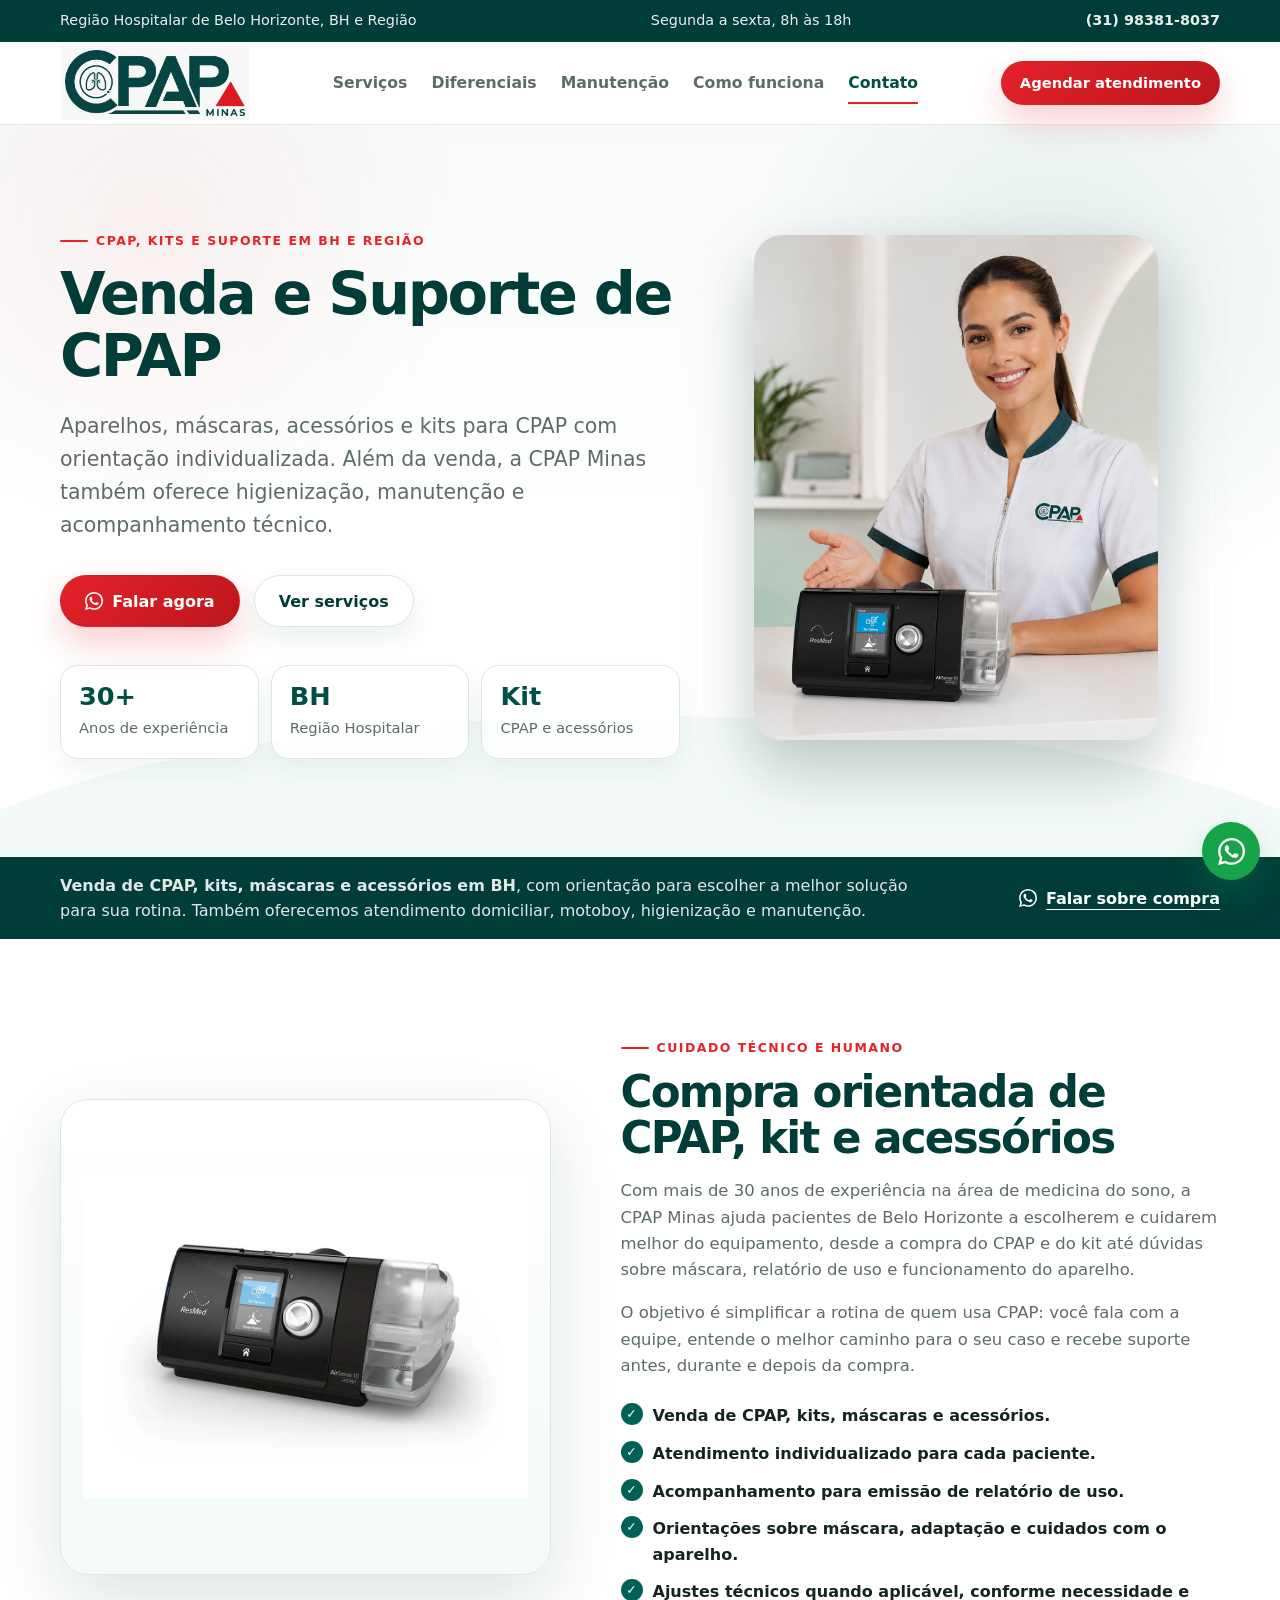
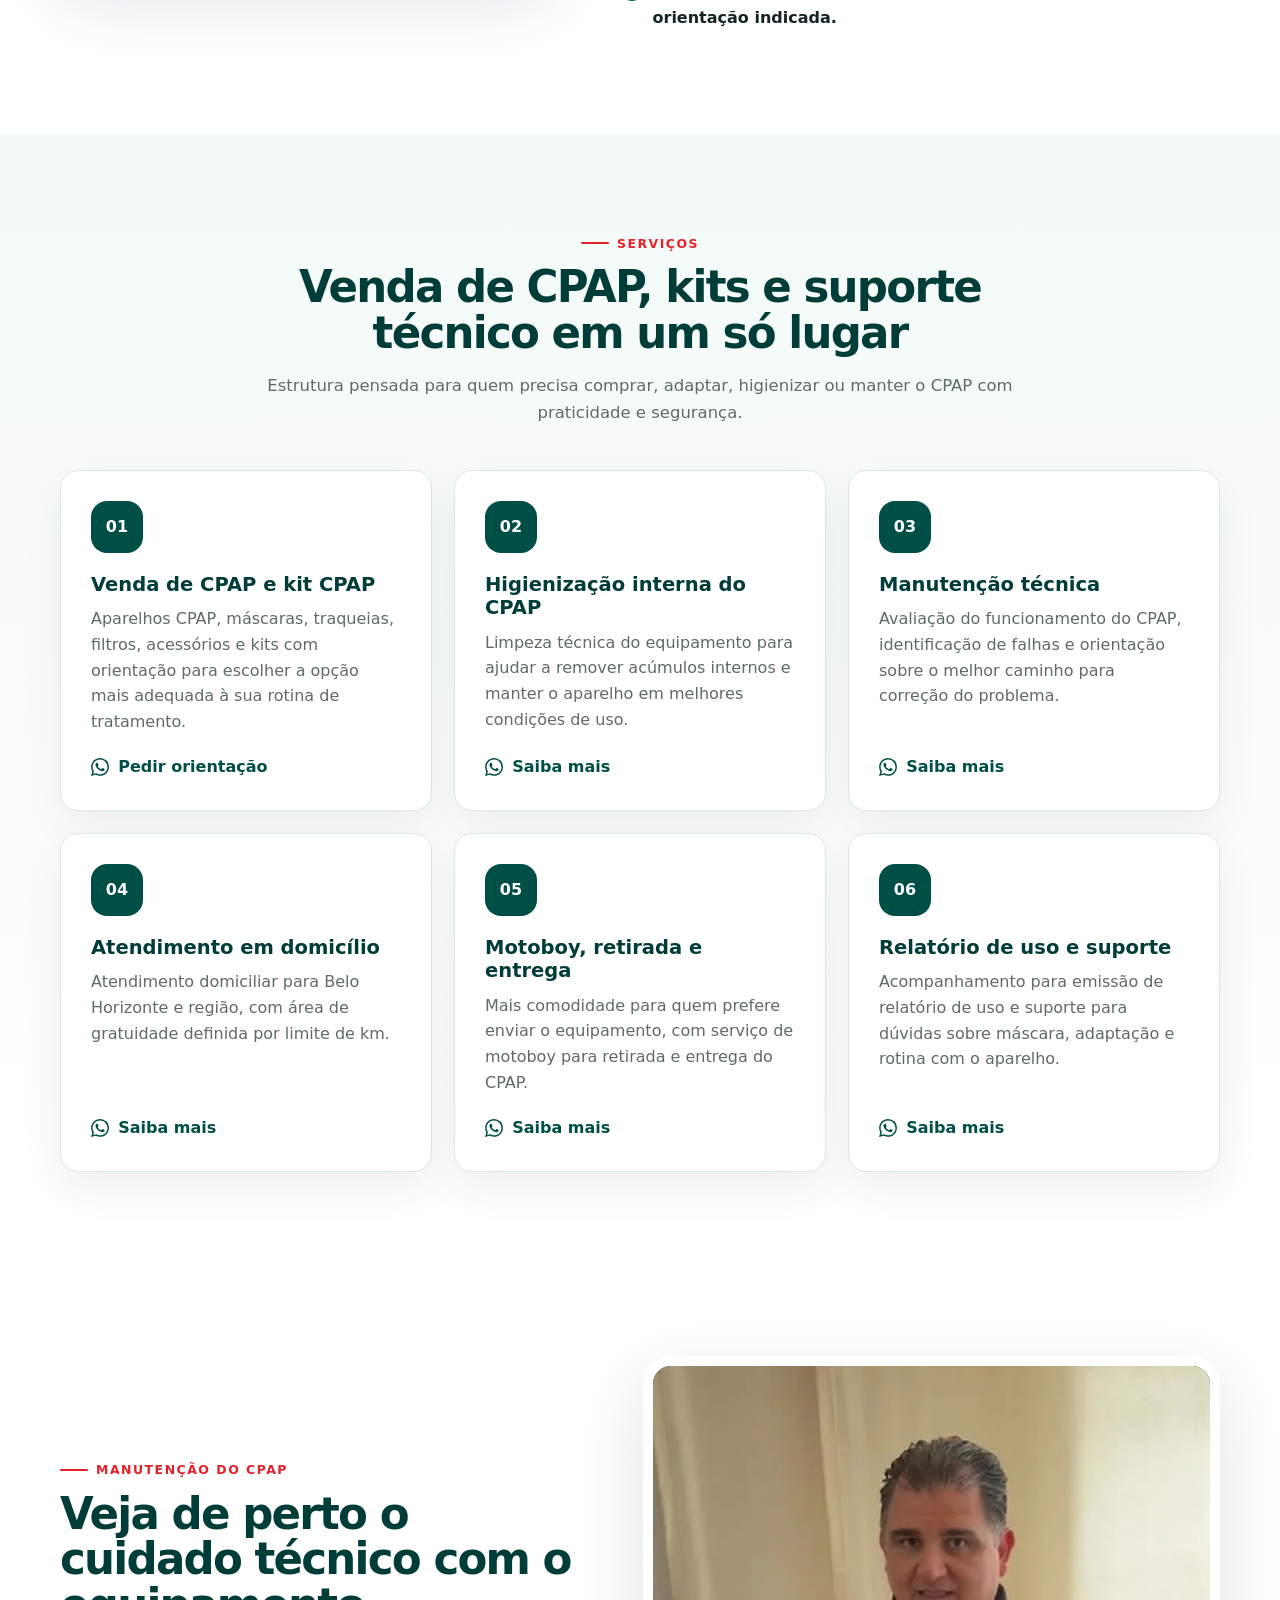
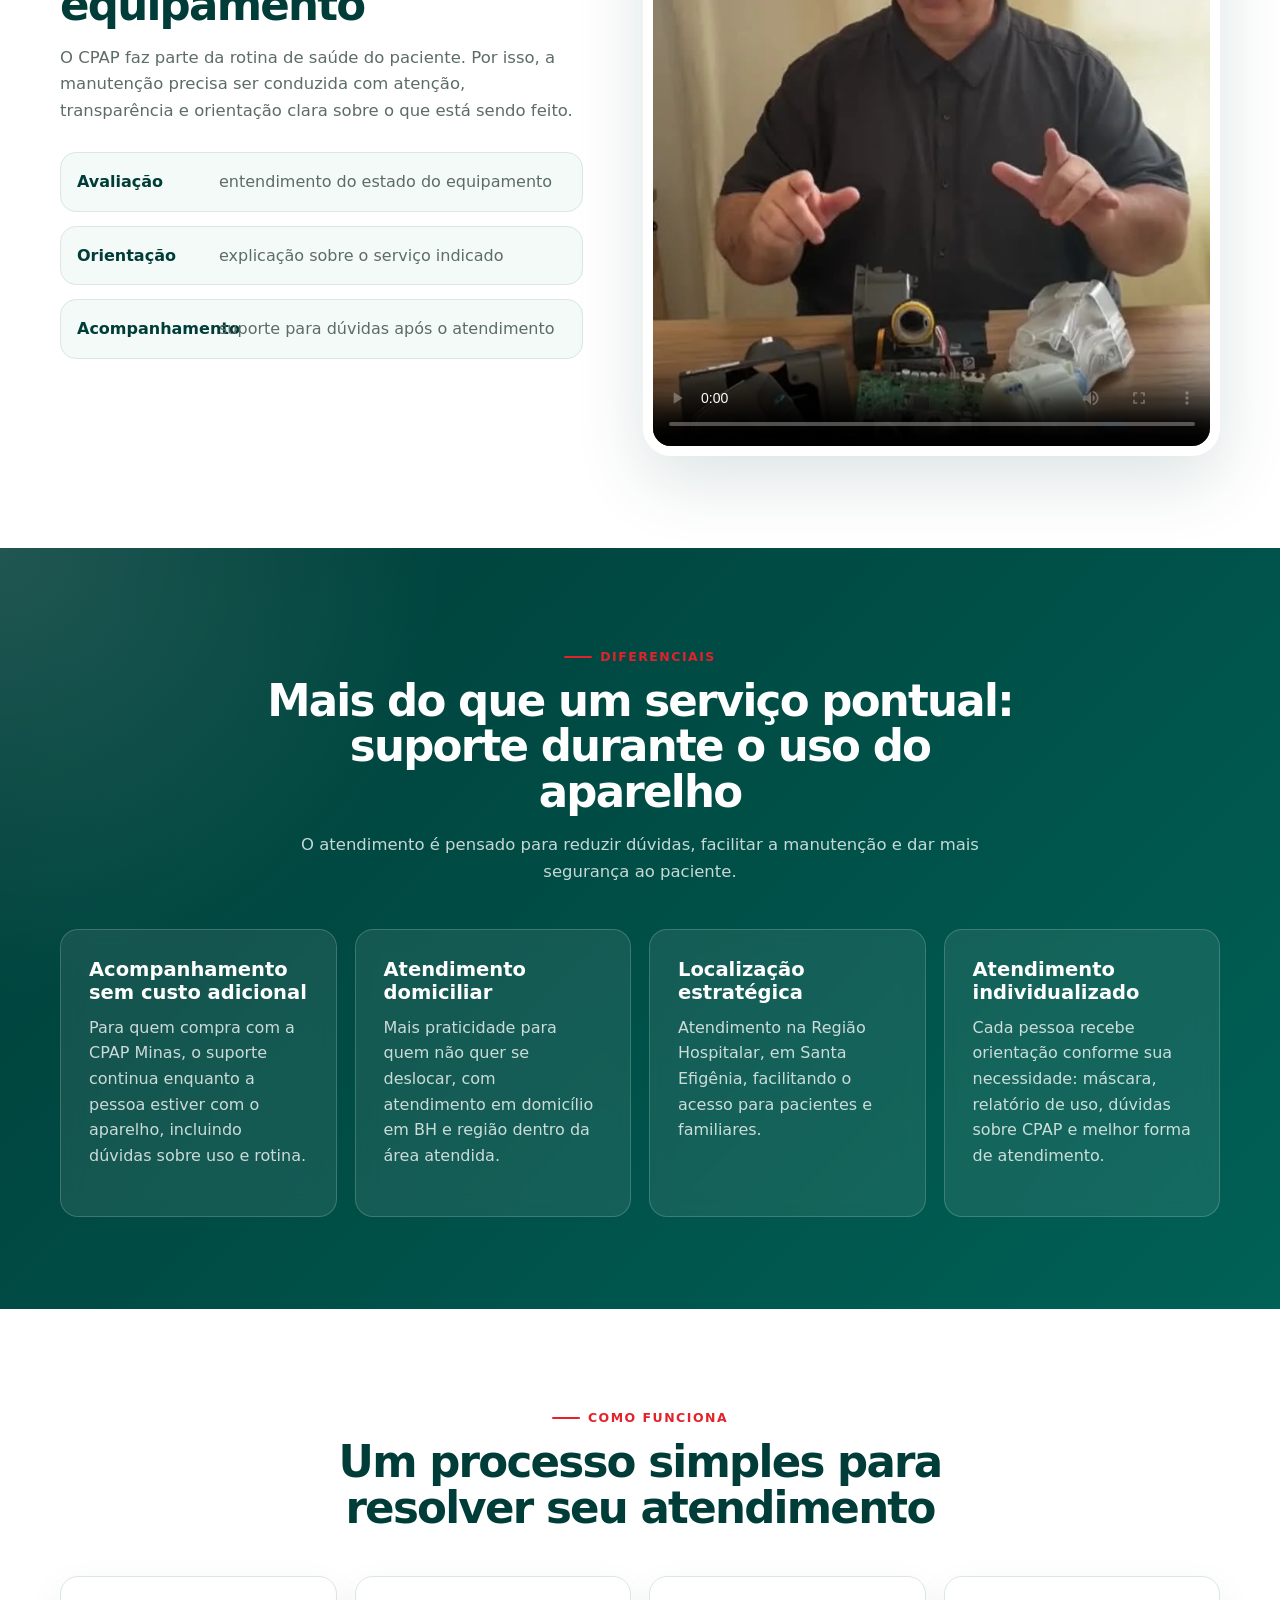
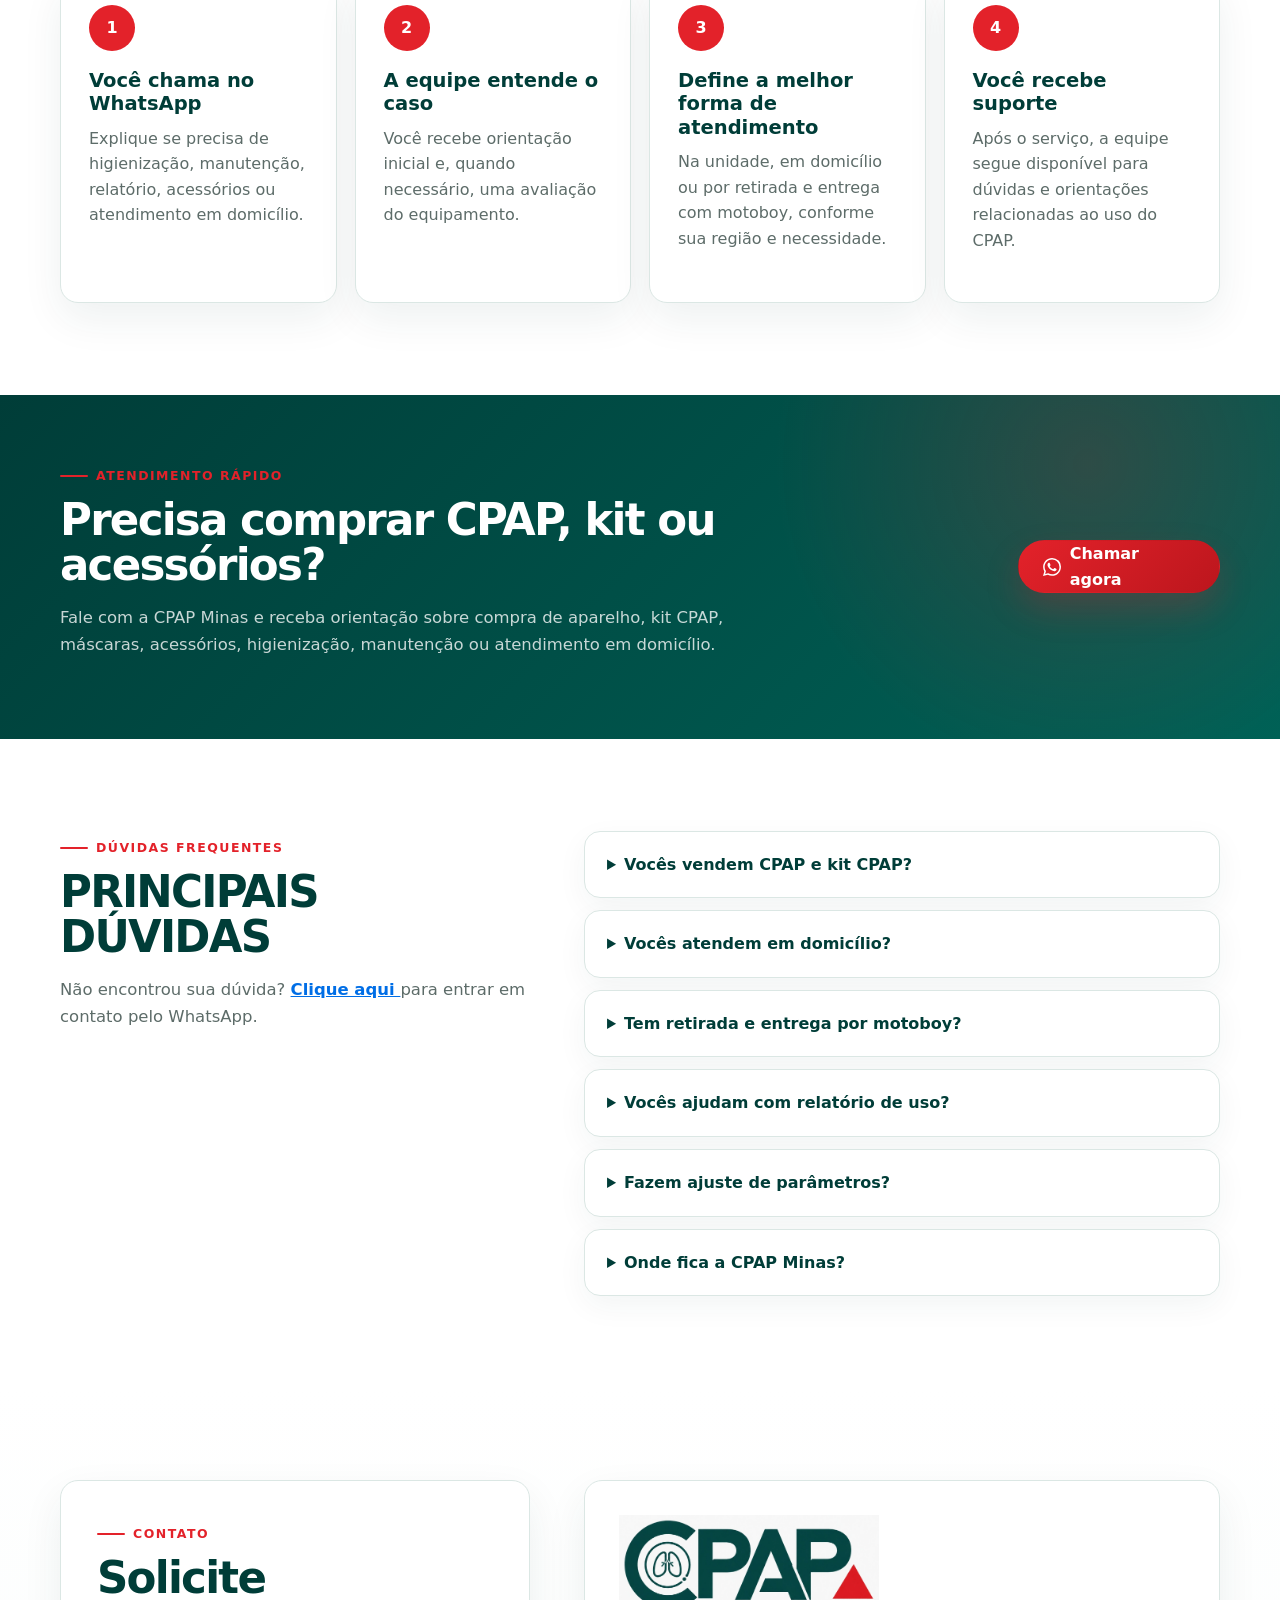
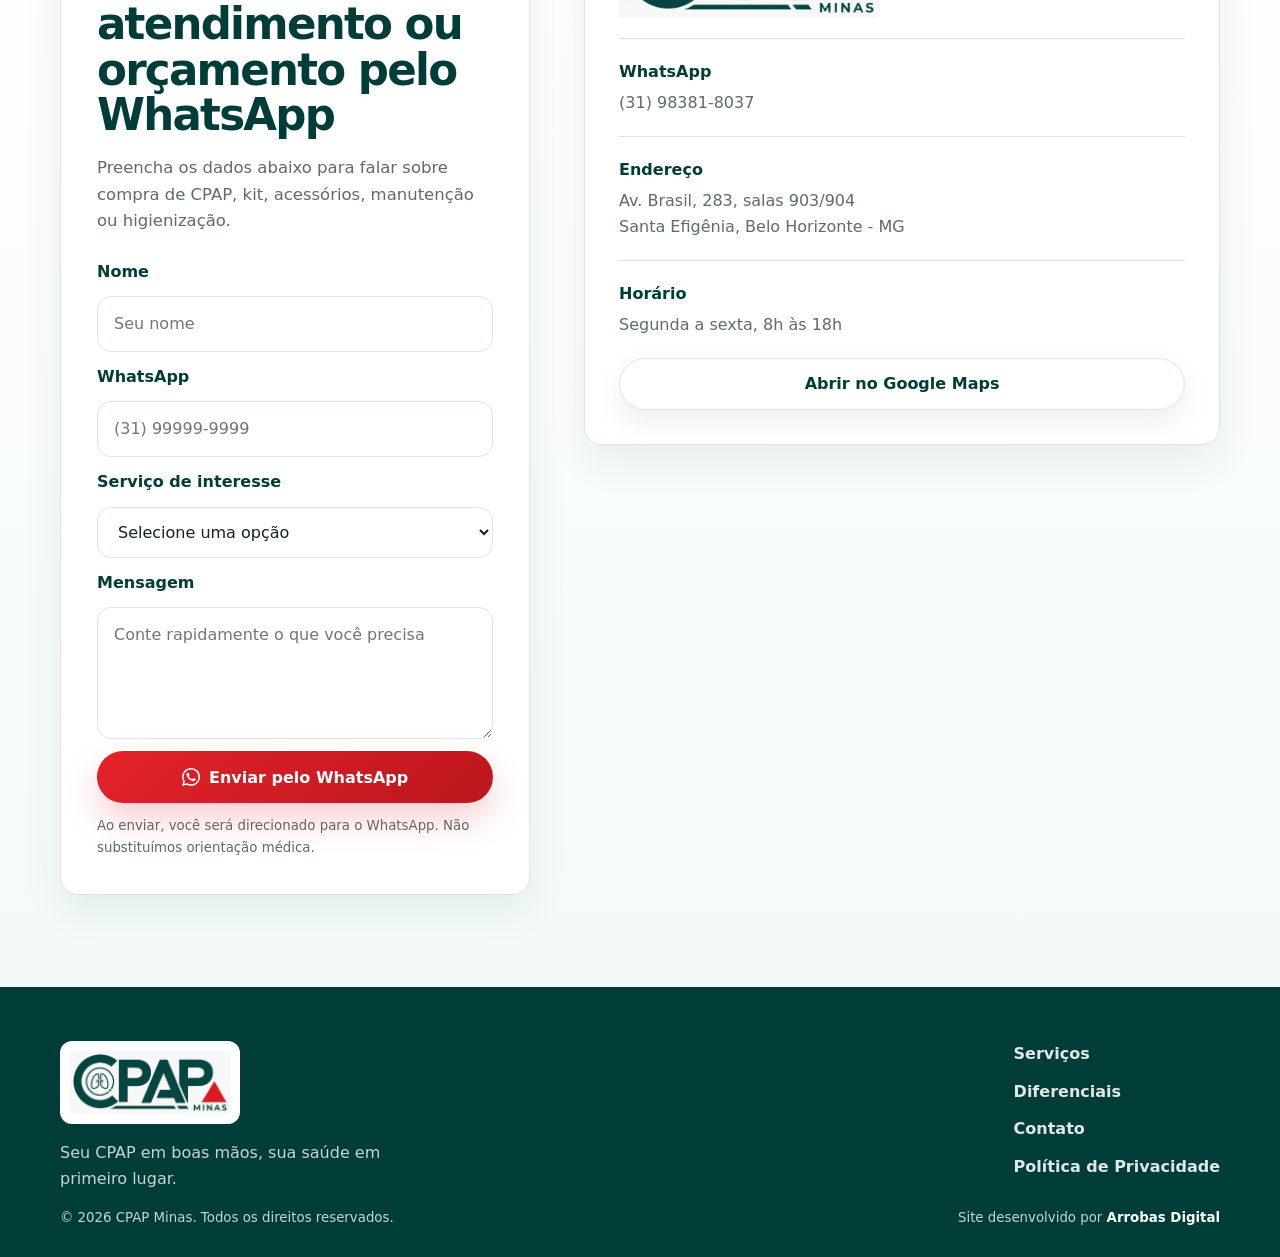
<file: index.html>
<!doctype html>
<html lang="pt-BR">
<head>
  <meta charset="utf-8" />
  <meta name="viewport" content="width=device-width, initial-scale=1" />
  <title>CPAP Minas | Venda de CPAP, Kits, Higienização e Manutenção</title>
  <meta name="description" content="Venda de CPAP, kit CPAP, acessórios, higienização, manutenção, atendimento domiciliar, motoboy e acompanhamento em Belo Horizonte. Mais de 30 anos de experiência na área de medicina do sono." />
  <meta name="theme-color" content="#00554d" />
  <meta name="robots" content="index, follow" />
  <link rel="icon" type="image/png" href="assets/images/favicon.png" />
  <link rel="preload" as="image" href="assets/images/logo-cpap-minas.webp" />
  <link rel="preload" as="image" href="assets/images/aparelho-cpap-resmed.webp" />
  <link rel="stylesheet" href="css/style.css" />

  <!-- Google Tag Manager -->
<script>(function(w,d,s,l,i){w[l]=w[l]||[];w[l].push({'gtm.start':
new Date().getTime(),event:'gtm.js'});var f=d.getElementsByTagName(s)[0],
j=d.createElement(s),dl=l!='dataLayer'?'&l='+l:'';j.async=true;j.src=
'https://www.googletagmanager.com/gtm.js?id='+i+dl;f.parentNode.insertBefore(j,f);
})(window,document,'script','dataLayer','GTM-565B42LF');</script>
<!-- End Google Tag Manager -->

  <script type="application/ld+json">
  {
    "@context": "https://schema.org",
    "@type": "LocalBusiness",
    "name": "CPAP Minas",
    "image": "assets/images/logo-cpap-minas.webp",
    "telephone": "+55 31 98381-8037",
    "address": {
      "@type": "PostalAddress",
      "streetAddress": "Av. Brasil, 283, salas 903/904",
      "addressLocality": "Belo Horizonte",
      "addressRegion": "MG",
      "postalCode": "30140-000",
      "addressCountry": "BR"
    },
    "areaServed": "Belo Horizonte e região",
    "openingHours": "Mo-Fr 08:00-18:00",
    "url": "https://cpapminas.com.br/",
    "priceRange": "$$"
  }
  </script>
</head>
<body>
  <!-- Google Tag Manager (noscript) -->
<noscript><iframe src="https://www.googletagmanager.com/ns.html?id=GTM-565B42LF"
height="0" width="0" style="display:none;visibility:hidden"></iframe></noscript>
<!-- End Google Tag Manager (noscript) -->
  <a class="skip-link" href="#conteudo">Pular para o conteúdo</a>

  <div class="topbar">
    <div class="container topbar__inner">
      <span>Região Hospitalar de Belo Horizonte, BH e Região</span>
      <span>Segunda a sexta, 8h às 18h</span>
      <a href="tel:+5531983818037" aria-label="Ligar para CPAP Minas">(31) 98381-8037</a>
    </div>
  </div>

  <header class="site-header" id="topo">
    <div class="container header__inner">
      <a class="brand" href="#topo" aria-label="CPAP Minas - Página inicial">
        <img src="assets/images/logo-cpap-minas.webp" alt="Logo CPAP Minas" width="180" height="80" />
      </a>

      <button class="menu-toggle" type="button" aria-controls="menuPrincipal" aria-expanded="false">
        <span></span><span></span><span></span>
        <span class="sr-only">Abrir menu</span>
      </button>

      <nav class="nav" id="menuPrincipal" aria-label="Menu principal">
        <a href="#servicos">Serviços</a>
        <a href="#diferenciais">Diferenciais</a>
        <a href="#video">Manutenção</a>
        <a href="#como-funciona">Como funciona</a>
        <a href="#contato">Contato</a>
      </nav>

      <a class="btn btn--small btn--primary header-cta" href="#contato" data-track="header_cta">Agendar atendimento</a>
    </div>
  </header>

  <main id="conteudo">
    <section class="hero section-pad">
      <div class="container hero__grid">
        <div class="hero__copy reveal">
          <span class="eyebrow">CPAP, kits e suporte em BH e região</span>
          <h1>Venda e Suporte de CPAP</h1>
          <p class="lead">Aparelhos, máscaras, acessórios e kits para CPAP com orientação individualizada. Além da venda, a CPAP Minas também oferece higienização, manutenção e acompanhamento técnico.</p>

          <div class="hero__actions">
            <a class="btn btn--primary js-whatsapp" href="#" data-message="Olá, vim do Google e gostaria de informações sobre venda de CPAP e kit." data-track="hero_whatsapp" aria-label="Falar com a CPAP Minas pelo WhatsApp">Falar agora</a>
            <a class="btn btn--secondary" href="#servicos">Ver serviços</a>
          </div>

          <div class="trust-row" aria-label="Principais diferenciais">
            <div><strong>30+</strong><span>Anos de experiência</span></div>
            <div><strong>BH</strong><span>Região Hospitalar</span></div>
            <div><strong>Kit</strong><span>CPAP e acessórios</span></div>
          </div>
        </div>

        <div class="hero__visual reveal" aria-label="Aparelho CPAP em destaque">
          <div class="hero-product-simple">
            <img src="assets/images/mulher cpap.png" alt="Aparelho CPAP para tratamento da apneia do sono" width="1200" height="900" />
          </div>
        </div>
      </div>
    </section>

    <section class="notice" aria-label="Destaque de atendimento">
      <div class="container notice__inner">
        <p><strong>Venda de CPAP, kits, máscaras e acessórios em BH</strong>, com orientação para escolher a melhor solução para sua rotina. Também oferecemos atendimento domiciliar, motoboy, higienização e manutenção.</p>
        <a class="text-link js-whatsapp" href="#" data-message="Olá, vim do Google e gostaria de informações sobre compra de CPAP, kit ou acessórios." data-track="notice_whatsapp">Falar sobre compra</a>
      </div>
    </section>

    <section class="section-pad" id="sobre">
      <div class="container split">
        <div class="split__image reveal">
          <img src="assets/images/aparelho-cpap-resmed.webp" alt="Aparelho CPAP para tratamento da apneia do sono" width="1200" height="900" />
        </div>
        <div class="split__copy reveal">
          <span class="eyebrow">Cuidado técnico e humano</span>
          <h2>Compra orientada de CPAP, kit e acessórios</h2>
          <p>Com mais de 30 anos de experiência na área de medicina do sono, a CPAP Minas ajuda pacientes de Belo Horizonte a escolherem e cuidarem melhor do equipamento, desde a compra do CPAP e do kit até dúvidas sobre máscara, relatório de uso e funcionamento do aparelho.</p>
          <p>O objetivo é simplificar a rotina de quem usa CPAP: você fala com a equipe, entende o melhor caminho para o seu caso e recebe suporte antes, durante e depois da compra.</p>
          <ul class="check-list">
            <li>Venda de CPAP, kits, máscaras e acessórios.</li>
            <li>Atendimento individualizado para cada paciente.</li>
            <li>Acompanhamento para emissão de relatório de uso.</li>
            <li>Orientações sobre máscara, adaptação e cuidados com o aparelho.</li>
            <li>Ajustes técnicos quando aplicável, conforme necessidade e orientação indicada.</li>
          </ul>
        </div>
      </div>
    </section>

    <section class="section-pad section-soft" id="servicos">
      <div class="container">
        <div class="section-head reveal">
          <span class="eyebrow">Serviços</span>
          <h2>Venda de CPAP, kits e suporte técnico em um só lugar</h2>
          <p>Estrutura pensada para quem precisa comprar, adaptar, higienizar ou manter o CPAP com praticidade e segurança.</p>
        </div>

        <div class="cards-grid">
          <article class="service-card service-card--featured reveal">
            <span class="icon">01</span>
            <h3>Venda de CPAP e kit CPAP</h3>
            <p>Aparelhos CPAP, máscaras, traqueias, filtros, acessórios e kits com orientação para escolher a opção mais adequada à sua rotina de tratamento.</p>
            <a class="card-link js-whatsapp" href="#" data-message="Olá, vim do Google e gostaria de informações sobre venda de CPAP e kit CPAP." data-track="service_venda_cpap">Pedir orientação</a>
          </article>

          <article class="service-card reveal">
            <span class="icon">02</span>
            <h3>Higienização interna do CPAP</h3>
            <p>Limpeza técnica do equipamento para ajudar a remover acúmulos internos e manter o aparelho em melhores condições de uso.</p>
            <a class="card-link js-whatsapp" href="#" data-message="Olá, vim do Google e gostaria de saber mais sobre higienização interna de CPAP." data-track="service_higienizacao">Saiba mais</a>
          </article>

          <article class="service-card reveal">
            <span class="icon">03</span>
            <h3>Manutenção técnica</h3>
            <p>Avaliação do funcionamento do CPAP, identificação de falhas e orientação sobre o melhor caminho para correção do problema.</p>
            <a class="card-link js-whatsapp" href="#" data-message="Olá, vim do Google e preciso de manutenção para meu CPAP." data-track="service_manutencao">Saiba mais</a>
          </article>

          <article class="service-card reveal">
            <span class="icon">04</span>
            <h3>Atendimento em domicílio</h3>
            <p>Atendimento domiciliar para Belo Horizonte e região, com área de gratuidade definida por limite de km.</p>
            <a class="card-link js-whatsapp" href="#" data-message="Olá, vim do Google e gostaria de atendimento domiciliar para meu CPAP." data-track="service_domicilio">Saiba mais</a>
          </article>

          <article class="service-card reveal">
            <span class="icon">05</span>
            <h3>Motoboy, retirada e entrega</h3>
            <p>Mais comodidade para quem prefere enviar o equipamento, com serviço de motoboy para retirada e entrega do CPAP.</p>
            <a class="card-link js-whatsapp" href="#" data-message="Olá, vim do Google e gostaria de consultar retirada e entrega por motoboy para meu CPAP." data-track="service_motoboy">Saiba mais</a>
          </article>

          <article class="service-card reveal">
            <span class="icon">06</span>
            <h3>Relatório de uso e suporte</h3>
            <p>Acompanhamento para emissão de relatório de uso e suporte para dúvidas sobre máscara, adaptação e rotina com o aparelho.</p>
            <a class="card-link js-whatsapp" href="#" data-message="Olá, vim do Google e gostaria de suporte para relatório de uso e dúvidas sobre meu CPAP." data-track="service_relatorio">Saiba mais</a>
          </article>
        </div>
      </div>
    </section>

    <section class="section-pad video-section" id="video">
      <div class="container video-grid">
        <div class="video-copy reveal">
          <span class="eyebrow">Manutenção do CPAP</span>
          <h2>Veja de perto o cuidado técnico com o equipamento</h2>
          <p>O CPAP faz parte da rotina de saúde do paciente. Por isso, a manutenção precisa ser conduzida com atenção, transparência e orientação clara sobre o que está sendo feito.</p>
          <div class="mini-list">
            <div><strong>Avaliação</strong><span>entendimento do estado do equipamento</span></div>
            <div><strong>Orientação</strong><span>explicação sobre o serviço indicado</span></div>
            <div><strong>Acompanhamento</strong><span>suporte para dúvidas após o atendimento</span></div>
          </div>
        </div>
        <div class="video-box reveal">
          <video controls playsinline preload="metadata" poster="assets/video/poster-manutencao.webp">
            <source src="assets/video/manutencao-cpap-minas.mp4" type="video/mp4" />
            Seu navegador não suporta vídeo HTML5.
          </video>
        </div>
      </div>
    </section>

    <section class="section-pad section-dark" id="diferenciais">
      <div class="container">
        <div class="section-head section-head--light reveal">
          <span class="eyebrow">Diferenciais</span>
          <h2>Mais do que um serviço pontual: suporte durante o uso do aparelho</h2>
          <p>O atendimento é pensado para reduzir dúvidas, facilitar a manutenção e dar mais segurança ao paciente.</p>
        </div>

        <div class="feature-grid">
          <div class="feature-card reveal">
            <h3>Acompanhamento sem custo adicional</h3>
            <p>Para quem compra com a CPAP Minas, o suporte continua enquanto a pessoa estiver com o aparelho, incluindo dúvidas sobre uso e rotina.</p>
          </div>
          <div class="feature-card reveal">
            <h3>Atendimento domiciliar</h3>
            <p>Mais praticidade para quem não quer se deslocar, com atendimento em domicílio em BH e região dentro da área atendida.</p>
          </div>
          <div class="feature-card reveal">
            <h3>Localização estratégica</h3>
            <p>Atendimento na Região Hospitalar, em Santa Efigênia, facilitando o acesso para pacientes e familiares.</p>
          </div>
          <div class="feature-card reveal">
            <h3>Atendimento individualizado</h3>
            <p>Cada pessoa recebe orientação conforme sua necessidade: máscara, relatório de uso, dúvidas sobre CPAP e melhor forma de atendimento.</p>
          </div>
        </div>
      </div>
    </section>

    <section class="section-pad" id="como-funciona">
      <div class="container">
        <div class="section-head reveal">
          <span class="eyebrow">Como funciona</span>
          <h2>Um processo simples para resolver seu atendimento</h2>
        </div>

        <div class="steps">
          <div class="step reveal">
            <span>1</span>
            <h3>Você chama no WhatsApp</h3>
            <p>Explique se precisa de higienização, manutenção, relatório, acessórios ou atendimento em domicílio.</p>
          </div>
          <div class="step reveal">
            <span>2</span>
            <h3>A equipe entende o caso</h3>
            <p>Você recebe orientação inicial e, quando necessário, uma avaliação do equipamento.</p>
          </div>
          <div class="step reveal">
            <span>3</span>
            <h3>Define a melhor forma de atendimento</h3>
            <p>Na unidade, em domicílio ou por retirada e entrega com motoboy, conforme sua região e necessidade.</p>
          </div>
          <div class="step reveal">
            <span>4</span>
            <h3>Você recebe suporte</h3>
            <p>Após o serviço, a equipe segue disponível para dúvidas e orientações relacionadas ao uso do CPAP.</p>
          </div>
        </div>
      </div>
    </section>

    <section class="cta-band">
      <div class="container cta-band__inner reveal">
        <div>
          <span class="eyebrow">Atendimento rápido</span>
          <h2>Precisa comprar CPAP, kit ou acessórios?</h2>
          <p>Fale com a CPAP Minas e receba orientação sobre compra de aparelho, kit CPAP, máscaras, acessórios, higienização, manutenção ou atendimento em domicílio.</p>
        </div>
        <a class="btn btn--primary js-whatsapp" href="#" data-message="Olá, vim do Google e gostaria de orientação para comprar CPAP, kit ou acessórios." data-track="band_whatsapp" aria-label="Chamar a CPAP Minas pelo WhatsApp">Chamar agora</a>
      </div>
    </section>

    <section class="section-pad faq-section" id="faq">
      <div class="container faq-grid">
        <div class="faq-copy reveal">
          <span class="eyebrow">Dúvidas frequentes</span>
          <h2>PRINCIPAIS DÚVIDAS</h2>
      <p>
  Não encontrou sua dúvida?
  <a
    class="faq-whatsapp-link"
    href="https://wa.me/5531983818037?text=Ol%C3%A1%2C%20vim%20do%20Google%20e%20n%C3%A3o%20encontrei%20minha%20d%C3%BAvida%20no%20site.%20Gostaria%20de%20falar%20com%20a%20CPAP%20Minas."
    target="_blank"
    rel="noopener noreferrer"
  >
    Clique aqui
  </a>
  para entrar em contato pelo WhatsApp.
</p>
        </div>
        <div class="faq-list reveal">
          <details>
            <summary>Vocês vendem CPAP e kit CPAP?</summary>
            <p>Sim. A CPAP Minas vende aparelhos CPAP, kits, máscaras, filtros e acessórios, com orientação para ajudar o paciente a escolher o que faz mais sentido para sua necessidade.</p>
          </details>
          <details>
            <summary>Vocês atendem em domicílio?</summary>
            <p>Sim. Há atendimento domiciliar para Belo Horizonte e região, com limite de km para gratuidade. A equipe confirma sua localização pelo WhatsApp.</p>
          </details>
          <details>
            <summary>Tem retirada e entrega por motoboy?</summary>
            <p>Sim. O serviço de motoboy pode ser usado para retirada e entrega do equipamento, conforme disponibilidade e região.</p>
          </details>
          <details>
            <summary>Vocês ajudam com relatório de uso?</summary>
            <p>Sim. A CPAP Minas acompanha a emissão de relatório de uso sem custo adicional para clientes que compram com a empresa.</p>
          </details>
          <details>
            <summary>Fazem ajuste de parâmetros?</summary>
            <p>A equipe oferece suporte técnico e orientação sobre o aparelho. Ajustes de parâmetros são tratados quando aplicável e conforme necessidade, indicação ou orientação adequada ao caso.</p>
          </details>
          <details>
            <summary>Onde fica a CPAP Minas?</summary>
            <p>O atendimento fica na Av. Brasil, 283, salas 903/904, Santa Efigênia, na Região Hospitalar de Belo Horizonte.</p>
          </details>
        </div>
      </div>
    </section>

    <section class="section-pad contact-section" id="contato">
      <div class="container contact-grid">
        <div class="contact-card reveal">
          <span class="eyebrow">Contato</span>
          <h2>Solicite atendimento ou orçamento pelo WhatsApp</h2>
          <p>Preencha os dados abaixo para falar sobre compra de CPAP, kit, acessórios, manutenção ou higienização.</p>

          <form class="contact-form" id="leadForm">
            <label for="nome">Nome</label>
            <input id="nome" name="nome" type="text" autocomplete="name" placeholder="Seu nome" required />

            <label for="telefone">WhatsApp</label>
            <input id="telefone" name="telefone" type="tel" autocomplete="tel" placeholder="(31) 99999-9999" required />

            <label for="servico">Serviço de interesse</label>
            <select id="servico" name="servico" required>
              <option value="">Selecione uma opção</option>
              <option>Compra de CPAP</option>
              <option>Compra de kit CPAP, máscara ou acessórios</option>
              <option>Higienização interna do CPAP</option>
              <option>Manutenção do CPAP</option>
              <option>Atendimento em domicílio</option>
              <option>Retirada e entrega por motoboy</option>
              <option>Relatório de uso / dúvidas sobre CPAP</option>
            </select>

            <label for="mensagem">Mensagem</label>
            <textarea id="mensagem" name="mensagem" rows="4" placeholder="Conte rapidamente o que você precisa"></textarea>

            <button class="btn btn--primary btn--full whatsapp-submit" type="submit" data-track="form_whatsapp" aria-label="Enviar pelo WhatsApp">Enviar pelo WhatsApp</button>
            <small>Ao enviar, você será direcionado para o WhatsApp. Não substituímos orientação médica.</small>
          </form>
        </div>

        <aside class="info-card reveal" aria-label="Informações de contato">
          <img class="info-card__logo" src="assets/images/logo-cpap-minas.webp" alt="CPAP Minas" width="260" height="160" />
          <div class="info-item">
            <strong>WhatsApp</strong>
            <a href="tel:+5531983818037">(31) 98381-8037</a>
          </div>
          <div class="info-item">
            <strong>Endereço</strong>
            <span>Av. Brasil, 283, salas 903/904<br />Santa Efigênia, Belo Horizonte - MG</span>
          </div>
          <div class="info-item">
            <strong>Horário</strong>
            <span>Segunda a sexta, 8h às 18h</span>
          </div>
          <a class="btn btn--secondary btn--full" href="https://www.google.com/maps/search/?api=1&query=Av.%20Brasil%20283%20Santa%20Efig%C3%AAnia%20Belo%20Horizonte%20MG" target="_blank" rel="noopener">Abrir no Google Maps</a>
        </aside>
      </div>
    </section>
  </main>

  <footer class="footer">
    <div class="container footer__inner">
      <div class="footer__brand">
        <img src="assets/images/logo-cpap-minas.webp" alt="CPAP Minas" width="160" height="80" />
        <p>Seu CPAP em boas mãos, sua saúde em primeiro lugar.</p>
      </div>

      <nav class="footer__links" aria-label="Links do rodapé">
        <a href="#servicos">Serviços</a>
        <a href="#diferenciais">Diferenciais</a>
        <a href="#contato">Contato</a>
        <a href="privacidade.html">Política de Privacidade</a>
      </nav>
    </div>

    <div class="container footer__bottom">
      <small>© <span id="currentYear"></span> CPAP Minas. Todos os direitos reservados.</small>
      <small class="footer__credits">
        Site desenvolvido por
        <a href="https://www.arrobasdigital.com.br/" target="_blank" rel="noopener noreferrer">Arrobas Digital</a>
      </small>
    </div>
  </footer>

  <a class="floating-whatsapp js-whatsapp" href="#" aria-label="Falar com a CPAP Minas pelo WhatsApp" data-message="Olá, vim do Google e gostaria de falar com a CPAP Minas." data-track="floating_whatsapp">
    <span class="sr-only">WhatsApp</span>
  </a>

  <script src="js/config.js"></script>
  <script src="js/script.js"></script>
</body>
</html>
</file>
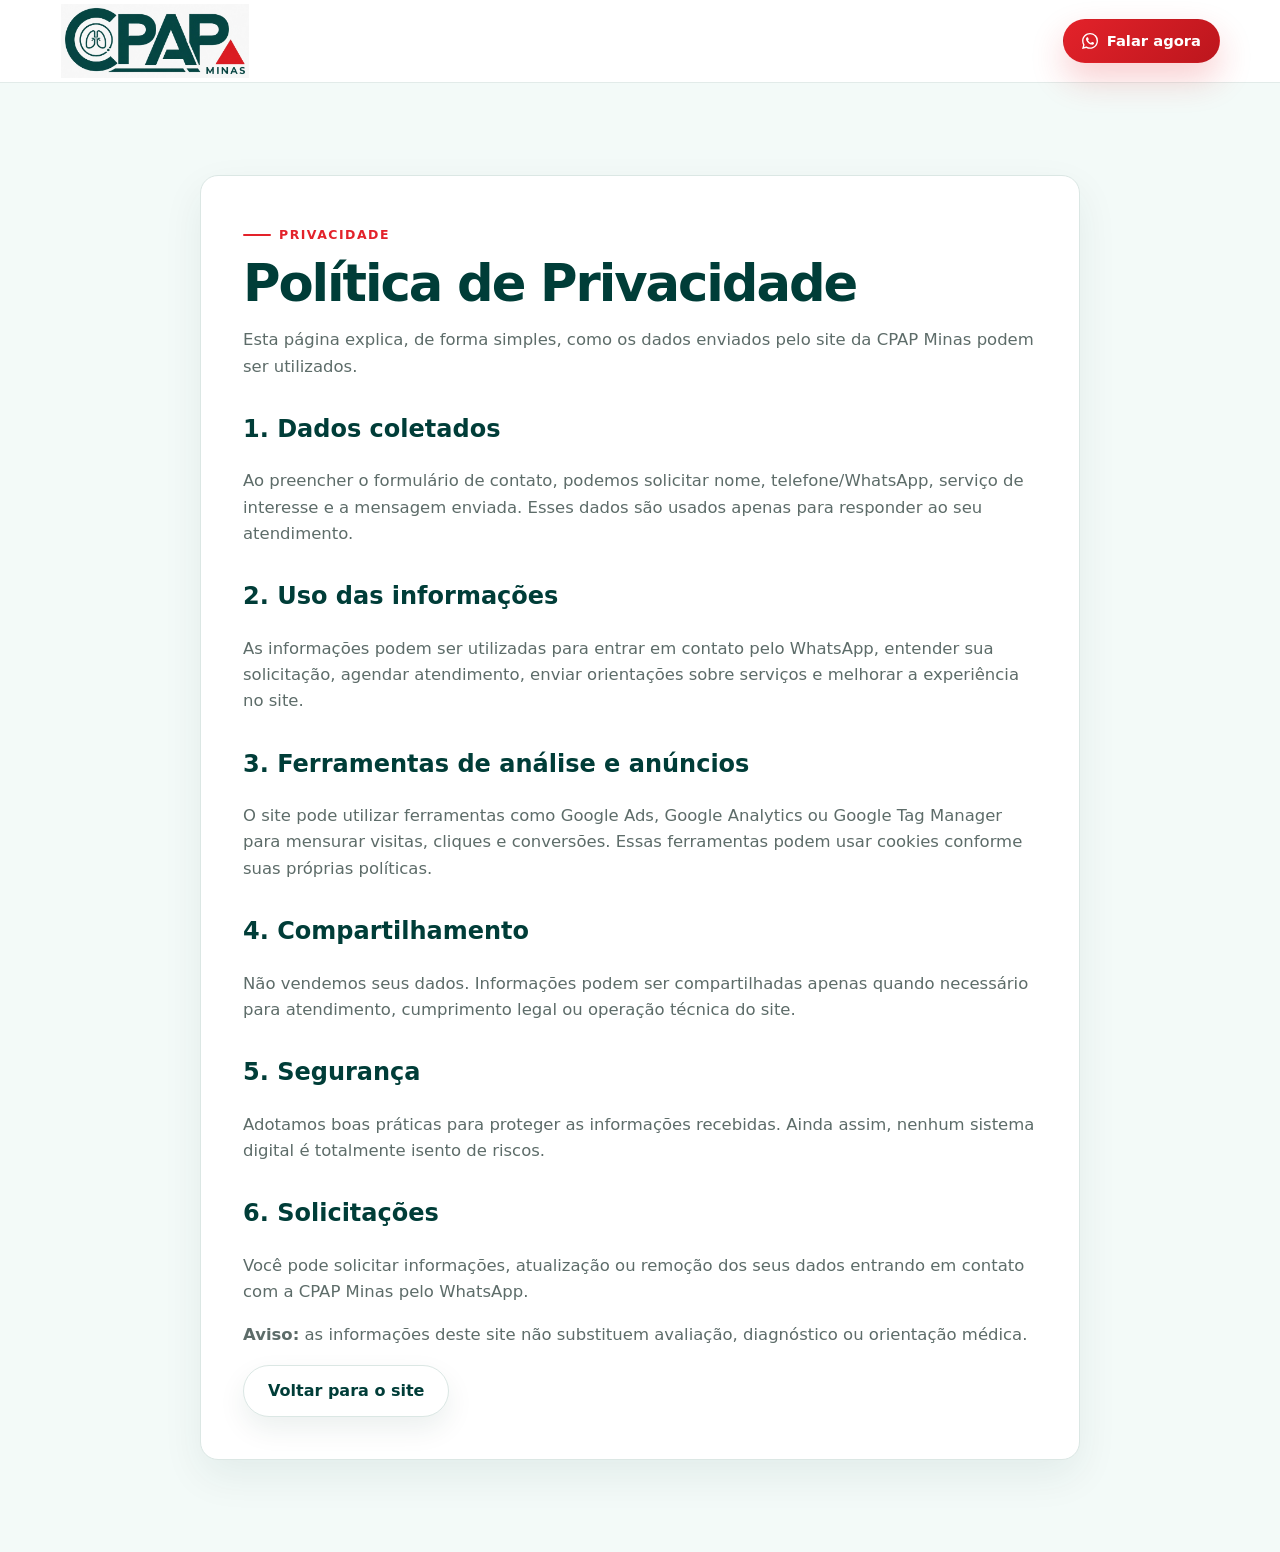
<file: privacidade.html>
<!doctype html>
<html lang="pt-BR">
<head>
  <meta charset="utf-8" />
  <meta name="viewport" content="width=device-width, initial-scale=1" />
  <title>Política de Privacidade | CPAP Minas</title>
  <meta name="description" content="Política de privacidade da CPAP Minas." />
  <meta name="robots" content="index, follow" />
  <link rel="icon" type="image/png" href="assets/images/favicon.png" />
  <link rel="stylesheet" href="css/style.css" />
</head>
<body>
  <header class="site-header static-header">
    <div class="container header__inner">
      <a class="brand" href="index.html" aria-label="Voltar para a página inicial">
        <img src="assets/images/logo-cpap-minas.webp" alt="Logo CPAP Minas" width="180" height="80" />
      </a>
      <a class="btn btn--small btn--primary js-whatsapp" href="#" data-message="Olá, vim do Google e gostaria de falar com a CPAP Minas." aria-label="Falar com a CPAP Minas pelo WhatsApp">Falar agora</a>
    </div>
  </header>

  <main class="legal-page">
    <section class="section-pad">
      <div class="container legal-content">
        <span class="eyebrow">Privacidade</span>
        <h1>Política de Privacidade</h1>
        <p>Esta página explica, de forma simples, como os dados enviados pelo site da CPAP Minas podem ser utilizados.</p>

        <h2>1. Dados coletados</h2>
        <p>Ao preencher o formulário de contato, podemos solicitar nome, telefone/WhatsApp, serviço de interesse e a mensagem enviada. Esses dados são usados apenas para responder ao seu atendimento.</p>

        <h2>2. Uso das informações</h2>
        <p>As informações podem ser utilizadas para entrar em contato pelo WhatsApp, entender sua solicitação, agendar atendimento, enviar orientações sobre serviços e melhorar a experiência no site.</p>

        <h2>3. Ferramentas de análise e anúncios</h2>
        <p>O site pode utilizar ferramentas como Google Ads, Google Analytics ou Google Tag Manager para mensurar visitas, cliques e conversões. Essas ferramentas podem usar cookies conforme suas próprias políticas.</p>

        <h2>4. Compartilhamento</h2>
        <p>Não vendemos seus dados. Informações podem ser compartilhadas apenas quando necessário para atendimento, cumprimento legal ou operação técnica do site.</p>

        <h2>5. Segurança</h2>
        <p>Adotamos boas práticas para proteger as informações recebidas. Ainda assim, nenhum sistema digital é totalmente isento de riscos.</p>

        <h2>6. Solicitações</h2>
        <p>Você pode solicitar informações, atualização ou remoção dos seus dados entrando em contato com a CPAP Minas pelo WhatsApp.</p>

        <p><strong>Aviso:</strong> as informações deste site não substituem avaliação, diagnóstico ou orientação médica.</p>

        <a class="btn btn--secondary" href="index.html">Voltar para o site</a>
      </div>
    </section>
  </main>

  <script src="js/config.js"></script>
  <script src="js/script.js"></script>
</body>
</html>
</file>
<file: css/style.css>
:root {
  --green-900: #003d38;
  --green-800: #004f47;
  --green-700: #006156;
  --green-100: #e7f3f0;
  --green-50: #f3faf8;
  --red: #e3222a;
  --red-dark: #bc161d;
  --ink: #142422;
  --muted: #5d6c69;
  --line: #dbe7e4;
  --surface: #ffffff;
  --soft: #f6faf9;
  --shadow: 0 24px 70px rgba(0, 61, 56, 0.14);
  --radius-lg: 28px;
  --radius-md: 18px;
  --radius-sm: 12px;
  --container: 1160px;
}

* {
  box-sizing: border-box;
}

html {
  scroll-behavior: smooth;
}

body {
  margin: 0;
  font-family: Inter, ui-sans-serif, system-ui, -apple-system, BlinkMacSystemFont, "Segoe UI", sans-serif;
  color: var(--ink);
  background: #fff;
  line-height: 1.6;
  text-rendering: optimizeLegibility;
}

img,
video {
  max-width: 100%;
  display: block;
}

.faq-whatsapp-link {
  color: #006ee6;
  font-weight: 700;
  text-decoration: underline;
}

.faq-whatsapp-link:hover {
  color: #004fa8;
}

a {
  color: inherit;
  text-decoration: none;
}

button,
input,
select,
textarea {
  font: inherit;
}

.container {
  width: min(100% - 40px, var(--container));
  margin-inline: auto;
}

.section-pad {
  padding: 92px 0;
}

.section-soft {
  background: linear-gradient(180deg, var(--green-50), #fff);
}

.section-dark {
  color: #fff;
  background:
    radial-gradient(circle at top left, rgba(255,255,255,0.13), transparent 30%),
    linear-gradient(135deg, var(--green-900), var(--green-700));
}

.skip-link {
  position: absolute;
  top: -100px;
  left: 20px;
  z-index: 999;
  padding: 10px 14px;
  border-radius: 8px;
  background: var(--green-900);
  color: #fff;
}

.skip-link:focus {
  top: 20px;
}

.sr-only {
  position: absolute;
  width: 1px;
  height: 1px;
  padding: 0;
  margin: -1px;
  overflow: hidden;
  clip: rect(0, 0, 0, 0);
  white-space: nowrap;
  border: 0;
}

.topbar {
  background: var(--green-900);
  color: rgba(255,255,255,0.92);
  font-size: 0.9rem;
}

.topbar__inner {
  min-height: 42px;
  display: flex;
  align-items: center;
  justify-content: space-between;
  gap: 18px;
}

.topbar a {
  font-weight: 700;
}

.site-header {
  position: sticky;
  top: 0;
  z-index: 80;
  background: rgba(255,255,255,0.92);
  border-bottom: 1px solid rgba(219,231,228,0.8);
  backdrop-filter: blur(18px);
}

.static-header {
  position: relative;
}

.header__inner {
  min-height: 82px;
  display: flex;
  align-items: center;
  justify-content: space-between;
  gap: 28px;
}

.brand {
  display: inline-flex;
  align-items: center;
  flex: 0 0 auto;
}

.brand img {
  width: 170px;
  height: auto;
}

.nav {
  display: flex;
  align-items: center;
  gap: 24px;
  color: var(--muted);
  font-size: 0.98rem;
  font-weight: 650;
}

.nav a {
  position: relative;
  transition: color .2s ease;
}

.nav a::after {
  content: "";
  position: absolute;
  left: 0;
  bottom: -8px;
  width: 0;
  height: 2px;
  background: var(--red);
  transition: width .2s ease;
}

.nav a:hover,
.nav a.active {
  color: var(--green-800);
}

.nav a:hover::after,
.nav a.active::after {
  width: 100%;
}

.menu-toggle {
  display: none;
  width: 44px;
  height: 44px;
  border: 1px solid var(--line);
  border-radius: 12px;
  background: #fff;
  cursor: pointer;
}

.menu-toggle span:not(.sr-only) {
  display: block;
  width: 20px;
  height: 2px;
  margin: 5px auto;
  background: var(--green-900);
  transition: transform .2s ease, opacity .2s ease;
}

body.menu-open .menu-toggle span:nth-child(1) {
  transform: translateY(7px) rotate(45deg);
}

body.menu-open .menu-toggle span:nth-child(2) {
  opacity: 0;
}

body.menu-open .menu-toggle span:nth-child(3) {
  transform: translateY(-7px) rotate(-45deg);
}

.btn {
  display: inline-flex;
  align-items: center;
  justify-content: center;
  gap: 8px;
  min-height: 52px;
  padding: 0 24px;
  border: 1px solid transparent;
  border-radius: 999px;
  font-weight: 800;
  cursor: pointer;
  transition: transform .18s ease, box-shadow .18s ease, background .18s ease, border-color .18s ease;
}

.btn:hover {
  transform: translateY(-2px);
}

.btn--primary {
  color: #fff;
  background: linear-gradient(135deg, var(--red), var(--red-dark));
  box-shadow: 0 16px 34px rgba(227, 34, 42, .22);
}

.btn--primary:hover {
  box-shadow: 0 22px 42px rgba(227, 34, 42, .28);
}

.btn--secondary {
  color: var(--green-900);
  background: #fff;
  border-color: var(--line);
  box-shadow: 0 12px 28px rgba(0, 61, 56, .08);
}

.btn--small {
  min-height: 44px;
  padding-inline: 18px;
  font-size: .92rem;
}

.btn--full {
  width: 100%;
}

.text-link,
.card-link {
  color: var(--green-800);
  font-weight: 850;
}

.text-link:hover,
.card-link:hover {
  color: var(--red);
}

.eyebrow {
  display: inline-flex;
  align-items: center;
  gap: 8px;
  margin-bottom: 12px;
  color: var(--red);
  font-size: .78rem;
  font-weight: 900;
  letter-spacing: .12em;
  text-transform: uppercase;
}

.eyebrow::before {
  content: "";
  width: 28px;
  height: 2px;
  background: currentColor;
  border-radius: 999px;
}

.hero {
  position: relative;
  overflow: hidden;
  min-height: 720px;
  display: flex;
  align-items: center;
  background:
    radial-gradient(circle at 78% 20%, rgba(0, 97, 86, .15), transparent 25%),
    radial-gradient(circle at 15% 10%, rgba(227, 34, 42, .08), transparent 25%),
    linear-gradient(180deg, #f8fbfa, #fff 58%);
}

.hero::before {
  content: "";
  position: absolute;
  inset: auto -10% -38% -10%;
  height: 420px;
  background: var(--green-50);
  border-radius: 50% 50% 0 0;
}

.hero__grid {
  position: relative;
  display: grid;
  grid-template-columns: 1.05fr .85fr;
  gap: 64px;
  align-items: center;
}

.hero h1,
.section-head h2,
.split h2,
.video-copy h2,
.faq-copy h2,
.contact-card h2,
.cta-band h2,
.legal-content h1 {
  margin: 0;
  color: var(--green-900);
  line-height: 1.05;
  letter-spacing: -0.04em;
}

.hero h1 {
  max-width: 710px;
  font-size: clamp(2.55rem, 5vw, 5.15rem);
}

.lead {
  max-width: 640px;
  margin: 24px 0 0;
  color: var(--muted);
  font-size: clamp(1.06rem, 2vw, 1.28rem);
}

.hero__actions {
  display: flex;
  flex-wrap: wrap;
  gap: 14px;
  margin-top: 34px;
}

.trust-row {
  display: grid;
  grid-template-columns: repeat(3, minmax(0, 1fr));
  gap: 12px;
  max-width: 650px;
  margin-top: 38px;
}

.trust-row div {
  padding: 18px;
  border: 1px solid var(--line);
  border-radius: 18px;
  background: rgba(255,255,255,0.82);
  box-shadow: 0 12px 28px rgba(0, 61, 56, .06);
}

.trust-row strong {
  display: block;
  color: var(--green-800);
  font-size: 1.6rem;
  line-height: 1;
}

.trust-row span {
  display: block;
  margin-top: 6px;
  color: var(--muted);
  font-size: .92rem;
}

.hero__visual {
  justify-self: end;
}

.hero-card {
  position: relative;
  overflow: hidden;
  width: min(420px, 100%);
  border: 10px solid #fff;
  border-radius: 36px;
  box-shadow: var(--shadow);
  background: #fff;
}

.hero-card::after {
  content: "";
  position: absolute;
  inset: 0;
  background: linear-gradient(180deg, transparent 55%, rgba(0,61,56,.38));
  pointer-events: none;
}

.hero-card img {
  width: 100%;
  height: 560px;
  object-fit: cover;
  object-position: center top;
}

.hero-card__badge {
  position: absolute;
  left: 22px;
  right: 22px;
  bottom: 22px;
  z-index: 2;
  padding: 18px;
  border: 1px solid rgba(255,255,255,0.32);
  border-radius: 18px;
  color: #fff;
  background: rgba(0, 61, 56, .78);
  backdrop-filter: blur(12px);
}

.hero-card__badge span,
.hero-card__badge strong {
  display: block;
}

.hero-card__badge span {
  font-size: .86rem;
  opacity: .9;
}

.hero-card__badge strong {
  font-size: 1.18rem;
}

.notice {
  background: var(--green-900);
  color: #fff;
}

.notice__inner {
  min-height: 82px;
  display: flex;
  align-items: center;
  justify-content: space-between;
  gap: 24px;
}

.notice p {
  max-width: 850px;
  margin: 0;
  color: rgba(255,255,255,.88);
}

.notice .text-link {
  flex: 0 0 auto;
  color: #fff;
  text-decoration: underline;
  text-underline-offset: 5px;
}

.split {
  display: grid;
  grid-template-columns: .9fr 1.1fr;
  gap: 70px;
  align-items: center;
}

.split__image {
  padding: 22px;
  border: 1px solid var(--line);
  border-radius: var(--radius-lg);
  background: linear-gradient(180deg, #fff, var(--green-50));
  box-shadow: var(--shadow);
}

.split__image img {
  width: 100%;
  height: 430px;
  object-fit: contain;
}

.hero-product-simple {
    display: inline-block;
}

.hero-product-simple img {
    display: block;
    width: 100%;
    max-width: 550px;
    height: auto;
    border-radius: 30px;
    box-shadow: 0 15px 35px rgba(0, 0, 0, 0.15);
    transition: transform 0.3s ease, box-shadow 0.3s ease;
}

.hero-product-simple:hover img {
    transform: translateY(-5px);
    box-shadow: 0 20px 45px rgba(0, 0, 0, 0.2);
}
.split h2,
.section-head h2,
.video-copy h2,
.faq-copy h2,
.contact-card h2,
.cta-band h2 {
  font-size: clamp(2rem, 3.4vw, 3.35rem);
}

.split p,
.section-head p,
.video-copy p,
.faq-copy p,
.contact-card p,
.cta-band p,
.legal-content p {
  color: var(--muted);
  font-size: 1.03rem;
}

.check-list {
  padding: 0;
  margin: 24px 0 0;
  list-style: none;
}

.check-list li {
  position: relative;
  margin-bottom: 12px;
  padding-left: 32px;
  color: var(--ink);
  font-weight: 650;
}

.check-list li::before {
  content: "✓";
  position: absolute;
  left: 0;
  top: 0;
  width: 22px;
  height: 22px;
  display: grid;
  place-items: center;
  border-radius: 50%;
  color: #fff;
  background: var(--green-700);
  font-size: .78rem;
}

.section-head {
  max-width: 760px;
  margin: 0 auto 44px;
  text-align: center;
}

.section-head .eyebrow {
  justify-content: center;
}

.section-head--light h2,
.section-head--light p {
  color: #fff;
}

.section-head--light p {
  color: rgba(255,255,255,0.78);
}

.cards-grid {
  display: grid;
  grid-template-columns: repeat(3, minmax(0, 1fr));
  gap: 22px;
}

.service-card,
.feature-card,
.step,
.contact-card,
.info-card,
.legal-content {
  border: 1px solid var(--line);
  border-radius: var(--radius-md);
  background: #fff;
  box-shadow: 0 16px 42px rgba(0, 61, 56, .07);
}

.service-card {
  min-height: 310px;
  padding: 30px;
  display: flex;
  flex-direction: column;
  align-items: flex-start;
}

.icon {
  display: inline-grid;
  place-items: center;
  width: 52px;
  height: 52px;
  margin-bottom: 20px;
  border-radius: 16px;
  color: #fff;
  background: var(--green-800);
  font-weight: 900;
}

.service-card h3,
.feature-card h3,
.step h3 {
  margin: 0 0 10px;
  color: var(--green-900);
  font-size: 1.22rem;
  line-height: 1.2;
}

.service-card p,
.feature-card p,
.step p {
  margin: 0 0 20px;
  color: var(--muted);
}

.service-card .card-link {
  margin-top: auto;
}

.video-section {
  background: #fff;
}

.video-grid {
  display: grid;
  grid-template-columns: .95fr 1.05fr;
  gap: 60px;
  align-items: center;
}

.video-box {
  overflow: hidden;
  border: 10px solid #fff;
  border-radius: var(--radius-lg);
  background: var(--green-900);
  box-shadow: var(--shadow);
}

.video-box video {
  width: 100%;
  aspect-ratio: 9 / 16;
  max-height: 680px;
  object-fit: cover;
  background: #000;
}

.mini-list {
  display: grid;
  gap: 14px;
  margin-top: 28px;
}

.mini-list div {
  display: grid;
  grid-template-columns: 130px 1fr;
  gap: 12px;
  padding: 16px;
  border: 1px solid var(--line);
  border-radius: 16px;
  background: var(--green-50);
}

.mini-list strong {
  color: var(--green-900);
}

.mini-list span {
  color: var(--muted);
}

.feature-grid {
  display: grid;
  grid-template-columns: repeat(4, minmax(0, 1fr));
  gap: 18px;
}

.feature-card {
  padding: 28px;
  color: #fff;
  border-color: rgba(255,255,255,0.18);
  background: rgba(255,255,255,0.08);
  box-shadow: none;
  backdrop-filter: blur(10px);
}

.feature-card h3,
.feature-card p {
  color: #fff;
}

.feature-card p {
  color: rgba(255,255,255,.78);
}

.steps {
  position: relative;
  display: grid;
  grid-template-columns: repeat(4, minmax(0, 1fr));
  gap: 18px;
}

.step {
  padding: 28px;
}

.step span {
  display: inline-grid;
  place-items: center;
  width: 46px;
  height: 46px;
  margin-bottom: 18px;
  border-radius: 50%;
  color: #fff;
  background: var(--red);
  font-weight: 900;
}

.cta-band {
  padding: 64px 0;
  background:
    radial-gradient(circle at 85% 20%, rgba(227,34,42,.2), transparent 28%),
    linear-gradient(135deg, var(--green-900), var(--green-700));
  color: #fff;
}

.cta-band__inner {
  display: flex;
  align-items: center;
  justify-content: space-between;
  gap: 34px;
}

.cta-band h2,
.cta-band p {
  color: #fff;
}

.cta-band p {
  max-width: 720px;
  color: rgba(255,255,255,.78);
}

.faq-grid,
.contact-grid {
  display: grid;
  grid-template-columns: .85fr 1.15fr;
  gap: 54px;
  align-items: start;
}

.faq-list {
  display: grid;
  gap: 12px;
}

.faq-list details {
  border: 1px solid var(--line);
  border-radius: 16px;
  background: #fff;
  box-shadow: 0 10px 30px rgba(0, 61, 56, .05);
}

.faq-list summary {
  cursor: pointer;
  padding: 20px 22px;
  color: var(--green-900);
  font-weight: 850;
}

.faq-list p {
  margin: 0;
  padding: 0 22px 22px;
  color: var(--muted);
}

.contact-section {
  background: linear-gradient(180deg, #fff, var(--green-50));
}

.contact-card {
  padding: 36px;
}

.contact-form {
  display: grid;
  gap: 12px;
  margin-top: 24px;
}

.contact-form label {
  color: var(--green-900);
  font-weight: 800;
}

.contact-form input,
.contact-form select,
.contact-form textarea {
  width: 100%;
  border: 1px solid var(--line);
  border-radius: 14px;
  padding: 14px 16px;
  color: var(--ink);
  background: #fff;
  outline: none;
  transition: border-color .18s ease, box-shadow .18s ease;
}

.contact-form input:focus,
.contact-form select:focus,
.contact-form textarea:focus {
  border-color: var(--green-700);
  box-shadow: 0 0 0 4px rgba(0, 97, 86, .1);
}

.contact-form small {
  color: var(--muted);
}

.info-card {
  position: sticky;
  top: 112px;
  padding: 34px;
}

.info-card__logo {
  width: 240px;
  height: auto;
  margin-bottom: 20px;
}

.info-item {
  padding: 20px 0;
  border-top: 1px solid var(--line);
}

.info-item strong,
.info-item span,
.info-item a {
  display: block;
}

.info-item strong {
  color: var(--green-900);
  margin-bottom: 6px;
}

.hero__visual img,
.hero-product-simple img,
.hero-photo-simple img {
  border-radius: 28px;
  overflow: hidden;
  box-shadow: 0 24px 60px rgba(0, 0, 0, 0.10);
}

.info-item span,
.info-item a {
  color: var(--muted);
}

.footer {
  padding: 54px 0 28px;
  color: rgba(255,255,255,.78);
  background: var(--green-900);
}

.footer__inner {
  display: flex;
  justify-content: space-between;
  gap: 34px;
}

.footer img {
  width: 160px;
  height: auto;
  padding: 10px;
  border-radius: 12px;
  background: #fff;
}

.footer p {
  max-width: 360px;
}

.footer__links {
  display: flex;
  flex-direction: column;
  align-items: flex-start;
  gap: 12px;
}

.footer__links a {
  color: rgba(255, 255, 255, 0.88);
  font-weight: 700;
  text-decoration: none;
  transition: color 0.2s ease, transform 0.2s ease;
}

.footer__links a:hover {
  color: #ffffff;
  transform: translateX(4px);
}

.footer__bottom {
  display: flex;
  align-items: center;
  justify-content: space-between;
  gap: 16px;
  flex-wrap: wrap;
}

.footer__credits a {
  color: #ffffff;
  font-weight: 700;
  text-decoration: none;
}

.footer__credits a:hover {
  text-decoration: underline;
}

@media (max-width: 768px) {
  .footer__bottom {
    align-items: flex-start;
    flex-direction: column;
  }
}

.floating-whatsapp {
  position: fixed;
  right: 20px;
  bottom: 20px;
  z-index: 90;
  display: inline-flex;
  align-items: center;
  gap: 10px;
  min-height: 54px;
  padding: 0 20px;
  border-radius: 999px;
  color: #fff;
  background: #16a34a;
  font-weight: 900;
  box-shadow: 0 18px 42px rgba(22,163,74,.3);
}

.floating-whatsapp::before {
  content: "";
  width: 12px;
  height: 12px;
  border-radius: 999px;
  background: #fff;
  box-shadow: 0 0 0 6px rgba(255,255,255,.18);
}

.legal-page {
  background: var(--green-50);
}

.legal-content {
  max-width: 880px;
  padding: 42px;
}

.legal-content h1 {
  font-size: clamp(2.2rem, 4vw, 3.6rem);
}

.legal-content h2 {
  margin-top: 30px;
  color: var(--green-900);
}

.reveal {
  opacity: 0;
  transform: translateY(18px);
  transition: opacity .6s ease, transform .6s ease;
}

.reveal.is-visible {
  opacity: 1;
  transform: translateY(0);
}



/* Atualizações de interação, produto no topo e ícone oficial de WhatsApp */
:root {
  --wa-icon: url("data:image/svg+xml,%3Csvg%20xmlns%3D%22http%3A//www.w3.org/2000/svg%22%20viewBox%3D%220%200%2024%2024%22%3E%3Cpath%20fill%3D%22black%22%20d%3D%22M17.472%2014.382c-.297-.149-1.758-.867-2.03-.967-.273-.099-.471-.148-.67.15-.197.297-.767.966-.94%201.164-.173.199-.347.223-.644.075-.297-.15-1.255-.463-2.39-1.475-.883-.788-1.48-1.761-1.653-2.059-.173-.297-.018-.458.13-.606.134-.133.298-.347.446-.52.149-.174.198-.298.298-.497.099-.198.05-.371-.025-.52-.075-.149-.669-1.612-.916-2.207-.242-.579-.487-.5-.669-.51-.173-.008-.371-.01-.57-.01-.198%200-.52.074-.792.372-.272.297-1.04%201.016-1.04%202.479%200%201.462%201.065%202.875%201.213%203.074.149.198%202.096%203.2%205.077%204.487.709.306%201.262.489%201.694.625.712.227%201.36.195%201.872.118.571-.085%201.758-.719%202.006-1.413.248-.694.248-1.289.173-1.413-.074-.124-.272-.198-.57-.347m-5.421%207.403h-.004a9.87%209.87%200%2001-5.031-1.378l-.361-.214-3.741.982.998-3.648-.235-.374a9.86%209.86%200%2001-1.51-5.26c.001-5.45%204.436-9.884%209.888-9.884%202.64%200%205.122%201.03%206.988%202.898a9.825%209.825%200%20012.893%206.994c-.003%205.45-4.437%209.884-9.885%209.884m8.413-18.297A11.815%2011.815%200%200012.05%200C5.495%200%20.16%205.335.157%2011.892c0%202.096.547%204.142%201.588%205.945L.057%2024l6.305-1.654a11.882%2011.882%200%20005.683%201.448h.005c6.554%200%2011.89-5.335%2011.893-11.893A11.821%2011.821%200%200020.885%203.488z%22/%3E%3C/svg%3E");
}

.btn {
  position: relative;
  overflow: hidden;
}

.btn::after {
  content: "";
  position: absolute;
  inset: 0;
  left: -120%;
  width: 70%;
  transform: skewX(-18deg);
  background: linear-gradient(90deg, transparent, rgba(255,255,255,.32), transparent);
  transition: left .55s ease;
  pointer-events: none;
}

.btn:hover::after {
  left: 140%;
}

.js-whatsapp,
.whatsapp-submit {
  display: inline-flex;
  align-items: center;
  gap: .55em;
}

.js-whatsapp::before,
.whatsapp-submit::before {
  content: "";
  width: 1.15em;
  height: 1.15em;
  flex: 0 0 auto;
  background: currentColor;
  -webkit-mask: var(--wa-icon) center / contain no-repeat;
  mask: var(--wa-icon) center / contain no-repeat;
}

.hero-product-card {
  position: relative;
  overflow: visible;
  width: min(470px, 100%);
  min-height: 530px;
  display: grid;
  place-items: center;
  padding: 54px 34px 104px;
  border: 1px solid rgba(219,231,228,.9);
  background:
    radial-gradient(circle at 50% 42%, rgba(255,255,255,.98), rgba(231,243,240,.74) 48%, rgba(255,255,255,.96) 74%),
    linear-gradient(145deg, #fff, var(--green-50));
  box-shadow: 0 28px 86px rgba(0, 61, 56, .16);
  animation: cardFloat 6s ease-in-out infinite;
  transition: transform .25s ease, box-shadow .25s ease, border-color .25s ease;
}

.hero-product-card:hover {
  transform: translateY(-10px) rotate(-1deg);
  border-color: rgba(0, 97, 86, .24);
  box-shadow: 0 38px 104px rgba(0, 61, 56, .22);
}

.hero-product-card::before {
  content: "";
  position: absolute;
  inset: 72px 34px 118px;
  z-index: 0;
  border-radius: 50%;
  background: radial-gradient(circle, rgba(0,97,86,.18), transparent 66%);
  filter: blur(8px);
}

.hero-product-card::after {
  content: "";
  position: absolute;
  inset: 18px;
  z-index: 0;
  border: 1px dashed rgba(0, 79, 71, .22);
  border-radius: 30px;
  background: none;
  animation: softPulse 4.8s ease-in-out infinite;
  pointer-events: none;
}

.hero-product-card .hero-product {
  position: relative;
  z-index: 1;
  width: 100%;
  height: auto;
  max-height: 320px;
  object-fit: contain;
  object-position: center;
  filter: drop-shadow(0 30px 34px rgba(0, 61, 56, .22));
  animation: productFloat 5.2s ease-in-out infinite;
}

.hero-product-card .hero-card__badge {
  left: 26px;
  right: 26px;
  bottom: 24px;
  background: rgba(0, 61, 56, .9);
  transition: transform .22s ease, background .22s ease;
}

.hero-product-card:hover .hero-card__badge {
  transform: translateY(-4px);
  background: rgba(0, 79, 71, .94);
}

.product-chip {
  position: absolute;
  z-index: 3;
  display: inline-flex;
  align-items: center;
  gap: 8px;
  padding: 10px 14px;
  border: 1px solid rgba(0, 79, 71, .12);
  border-radius: 999px;
  color: var(--green-900);
  background: rgba(255,255,255,.88);
  box-shadow: 0 14px 34px rgba(0, 61, 56, .12);
  font-size: .84rem;
  font-weight: 900;
  backdrop-filter: blur(12px);
  animation: chipFloat 4.6s ease-in-out infinite;
}

.product-chip::before {
  content: "";
  width: 9px;
  height: 9px;
  border-radius: 999px;
  background: var(--red);
}

.product-chip--one {
  top: 28px;
  left: 28px;
}

.product-chip--two {
  top: 30px;
  right: 24px;
  animation-delay: .9s;
}

.trust-row div,
.service-card,
.feature-card,
.step,
.split__image,
.video-box,
.mini-list div,
.faq-list details,
.info-card,
.contact-card {
  transition: transform .22s ease, box-shadow .22s ease, border-color .22s ease, background .22s ease;
}

.trust-row div:hover,
.service-card:hover,
.step:hover,
.split__image:hover,
.video-box:hover,
.mini-list div:hover,
.faq-list details:hover,
.info-card:hover,
.contact-card:hover {
  transform: translateY(-6px);
  border-color: rgba(0, 97, 86, .24);
  box-shadow: 0 24px 56px rgba(0, 61, 56, .12);
}

.feature-card:hover {
  transform: translateY(-6px);
  border-color: rgba(255,255,255,.34);
  background: rgba(255,255,255,.13);
}

.icon {
  transition: transform .22s ease, background .22s ease, box-shadow .22s ease;
}

.service-card:hover .icon {
  transform: rotate(-5deg) scale(1.06);
  background: var(--red);
  box-shadow: 0 16px 34px rgba(227, 34, 42, .18);
}

.card-link.js-whatsapp {
  transition: color .2s ease, transform .2s ease;
}

.card-link.js-whatsapp:hover {
  transform: translateX(3px);
}

.floating-whatsapp {
  width: 58px;
  min-height: 58px;
  min-width: 58px;
  padding: 0;
  justify-content: center;
  animation: whatsappPulse 2.4s ease-in-out infinite;
}

.floating-whatsapp::before {
  width: 27px;
  height: 27px;
  border-radius: 0;
  background: #fff;
  box-shadow: none;
  -webkit-mask: var(--wa-icon) center / contain no-repeat;
  mask: var(--wa-icon) center / contain no-repeat;
}

@keyframes productFloat {
  0%, 100% { transform: translateY(0); }
  50% { transform: translateY(-12px); }
}

@keyframes cardFloat {
  0%, 100% { transform: translateY(0); }
  50% { transform: translateY(-6px); }
}

@keyframes chipFloat {
  0%, 100% { transform: translateY(0); }
  50% { transform: translateY(-7px); }
}

@keyframes softPulse {
  0%, 100% { opacity: .56; transform: scale(1); }
  50% { opacity: .95; transform: scale(.985); }
}

@keyframes whatsappPulse {
  0%, 100% { transform: translateY(0); box-shadow: 0 18px 42px rgba(22,163,74,.3); }
  50% { transform: translateY(-3px); box-shadow: 0 22px 54px rgba(22,163,74,.42); }
}

@media (max-width: 1060px) {
  .header-cta {
    display: none;
  }

  .hero__grid,
  .split,
  .video-grid,
  .faq-grid,
  .contact-grid {
    grid-template-columns: 1fr;
  }

  .hero__visual {
    justify-self: start;
  }

  .cards-grid {
    grid-template-columns: repeat(2, minmax(0, 1fr));
  }

  .feature-grid,
  .steps {
    grid-template-columns: repeat(2, minmax(0, 1fr));
  }

  .info-card {
    position: static;
  }
}

@media (max-width: 820px) {
  .container {
    width: min(100% - 28px, var(--container));
  }

  .section-pad {
    padding: 68px 0;
  }

  .topbar__inner {
    justify-content: center;
    flex-wrap: wrap;
    padding: 10px 0;
    text-align: center;
  }

  .header__inner {
    min-height: 74px;
  }

  .brand img {
    width: 146px;
  }

  .menu-toggle {
    display: block;
  }

  .nav {
    position: absolute;
    top: 74px;
    left: 14px;
    right: 14px;
    display: none;
    padding: 18px;
    border: 1px solid var(--line);
    border-radius: 18px;
    background: #fff;
    box-shadow: var(--shadow);
  }

  body.menu-open .nav {
    display: grid;
  }

  .nav a {
    padding: 8px 0;
  }

  .hero {
    min-height: auto;
  }

  .hero__grid {
    gap: 40px;
  }

  .hero-card img {
    height: 500px;
  }

  .trust-row {
    grid-template-columns: 1fr;
  }

  .notice__inner,
  .cta-band__inner,
  .footer__inner,
  .footer__bottom {
    align-items: flex-start;
    flex-direction: column;
  }

  .cards-grid,
  .feature-grid,
  .steps {
    grid-template-columns: 1fr;
  }

  .mini-list div {
    grid-template-columns: 1fr;
  }

  .footer__links {
    justify-content: flex-start;
  }

  .floating-whatsapp {
    left: 14px;
    right: 14px;
    justify-content: center;
  }
}

@media (max-width: 520px) {
  .hero h1 {
    font-size: 2.55rem;
  }

  .hero__actions .btn {
    width: 100%;
  }

  .hero-card img {
    height: 430px;
  }

  .service-card,
  .contact-card,
  .info-card,
  .legal-content {
    padding: 24px;
  }
}


@media (max-width: 820px) {
  .hero-product-card {
    min-height: 460px;
    padding: 50px 24px 104px;
  }

  .hero-product-card .hero-product {
    height: auto !important;
    max-height: 270px;
  }

  .product-chip--two {
    top: 74px;
    right: 22px;
  }

  .floating-whatsapp {
    left: auto;
    right: 16px;
    width: 58px;
    min-width: 58px;
  }
}

@media (max-width: 520px) {
  .hero-product-card {
    min-height: 420px;
    padding: 46px 18px 108px;
    border-radius: 28px;
  }

  .hero-product-card .hero-product {
    height: auto !important;
    max-height: 220px;
  }

  .product-chip {
    font-size: .74rem;
    padding: 8px 11px;
  }

  .product-chip--one {
    top: 22px;
    left: 20px;
  }

  .product-chip--two {
    top: 62px;
    right: 18px;
  }
}

@media (prefers-reduced-motion: reduce) {
  *, *::before, *::after {
    animation-duration: .01ms !important;
    animation-iteration-count: 1 !important;
    scroll-behavior: auto !important;
    transition-duration: .01ms !important;
  }
}


/* Ajustes finais: hero mais limpo, logo nova e animações mais discretas */
.brand img {
  width: 190px;
  max-height: 74px;
  object-fit: contain;
}

.info-card__logo {
  width: 260px;
  max-height: 110px;
  object-fit: contain;
}

.footer img {
  width: 180px;
  max-height: 86px;
  object-fit: contain;
}

.hero {
  min-height: 690px;
  background:
    radial-gradient(circle at 82% 26%, rgba(0, 97, 86, .10), transparent 27%),
    radial-gradient(circle at 12% 14%, rgba(227, 34, 42, .055), transparent 24%),
    linear-gradient(180deg, #f8fbfa, #fff 60%);
}

.hero__grid {
  grid-template-columns: 1fr .78fr;
  gap: 56px;
}

.hero h1 {
  max-width: 620px;
  font-size: clamp(2.75rem, 4.6vw, 4.9rem);
}

.lead {
  max-width: 600px;
}

.hero-product-simple {
  width: min(440px, 100%);
  margin-left: auto;
  padding: 18px;
}

.hero-product-simple img {
  width: 100%;
  height: auto;
  object-fit: contain;
  filter: drop-shadow(0 28px 34px rgba(0, 61, 56, .16));
  transition: transform .22s ease, filter .22s ease;
}

.hero-product-simple:hover img {
  transform: translateY(-4px);
  filter: drop-shadow(0 34px 42px rgba(0, 61, 56, .20));
}

/* Mantém interação no hover, mas remove movimentos automáticos pesados */
.reveal,
.reveal.is-visible {
  opacity: 1;
  transform: none;
  transition: none;
}

.btn::after {
  display: none;
}

.hero-product-card,
.hero-product-card .hero-product,
.product-chip,
.floating-whatsapp {
  animation: none !important;
}

.trust-row div:hover,
.service-card:hover,
.step:hover,
.split__image:hover,
.video-box:hover,
.mini-list div:hover,
.faq-list details:hover,
.info-card:hover,
.contact-card:hover {
  transform: translateY(-3px);
  box-shadow: 0 18px 42px rgba(0, 61, 56, .10);
}

.feature-card:hover {
  transform: translateY(-3px);
}

.service-card:hover .icon {
  transform: none;
}

.floating-whatsapp {
  box-shadow: 0 14px 34px rgba(22,163,74,.24);
}

.floating-whatsapp:hover {
  transform: translateY(-3px);
  box-shadow: 0 18px 42px rgba(22,163,74,.32);
}

@media (max-width: 1060px) {
  .hero__grid {
    grid-template-columns: 1fr;
  }

  .hero-product-simple {
    margin-left: 0;
    width: min(420px, 100%);
  }
}

@media (max-width: 820px) {
  .brand img {
    width: 160px;
  }

  .hero {
    min-height: auto;
  }

  .hero-product-simple {
    padding: 8px 0 0;
  }
}

@media (max-width: 520px) {
  .hero h1 {
    font-size: 2.7rem;
  }
}
</file>
